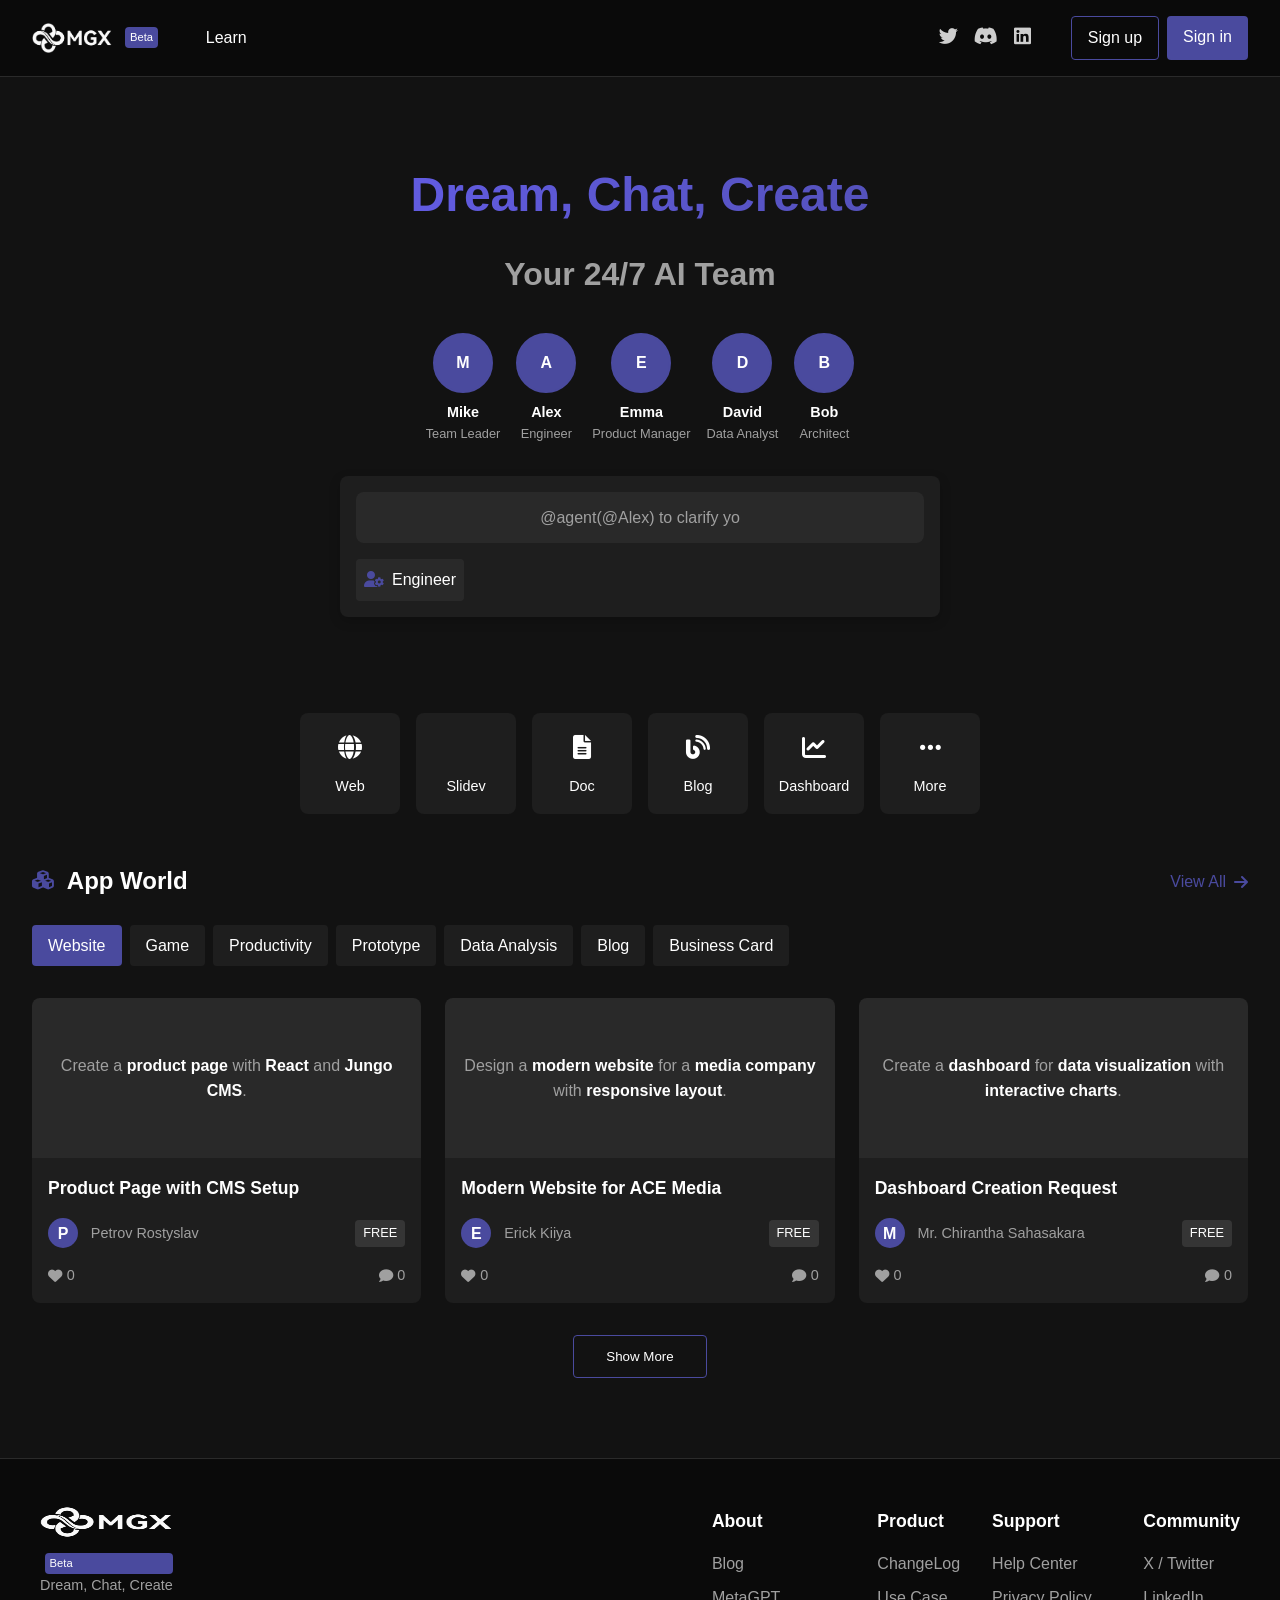
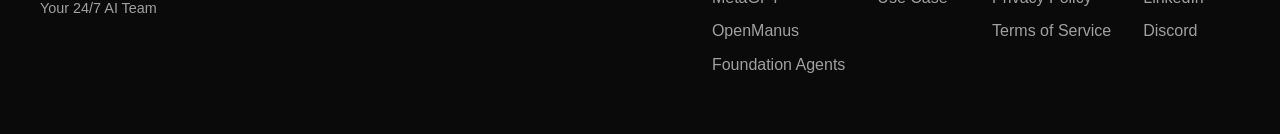
<file: mgx-clone/index.html>
<!DOCTYPE html>
<html lang="en">
<head>
    <meta charset="UTF-8">
    <meta name="viewport" content="width=device-width, initial-scale=1.0">
    <title>MGX - MetaGPT X</title>
    <link rel="stylesheet" href="styles.css">
    <link rel="stylesheet" href="https://cdnjs.cloudflare.com/ajax/libs/font-awesome/6.0.0-beta3/css/all.min.css">
</head>
<body>
    <div class="app-container">
        <!-- Header Navigation -->
        <header class="header">
            <div class="header-left">
                <div class="logo-container">
                    <a href="#" class="logo">
                        <img src="assets/logo.png" alt="MGX Logo">
                        <span class="beta-tag">Beta</span>
                    </a>
                </div>
                <div class="nav-item">
                    <a href="#" class="nav-link">Learn</a>
                </div>
            </div>
            <div class="header-right">
                <div class="social-links">
                    <a href="https://x.com/MetaGPT_" class="social-link" target="_blank">
                        <i class="fab fa-twitter"></i>
                    </a>
                    <a href="https://discord.gg/NMrp44aahe" class="social-link" target="_blank">
                        <i class="fab fa-discord"></i>
                    </a>
                    <a href="https://www.linkedin.com/company/metagpt" class="social-link" target="_blank">
                        <i class="fab fa-linkedin"></i>
                    </a>
                </div>
                <div class="auth-buttons">
                    <a href="#" class="btn btn-signup">Sign up</a>
                    <a href="#" class="btn btn-signin">Sign in</a>
                </div>
            </div>
        </header>

        <!-- Main Content -->
        <main class="main-content">
            <section class="hero-section">
                <div class="hero-content">
                    <h1 class="hero-title">Dream, Chat, Create</h1>
                    <h2 class="hero-subtitle">Your 24/7 AI Team</h2>
                    
                    <div class="team-members">
                        <div class="team-member">
                            <div class="avatar" style="background-color: #4a4a9e; color: white; width: 60px; height: 60px; border-radius: 50%; display: flex; align-items: center; justify-content: center; font-weight: bold;">M</div>
                            <div class="member-name">Mike</div>
                            <div class="member-role">Team Leader</div>
                        </div>
                        <div class="team-member">
                            <div class="avatar" style="background-color: #4a4a9e; color: white; width: 60px; height: 60px; border-radius: 50%; display: flex; align-items: center; justify-content: center; font-weight: bold;">A</div>
                            <div class="member-name">Alex</div>
                            <div class="member-role">Engineer</div>
                        </div>
                        <div class="team-member">
                            <div class="avatar" style="background-color: #4a4a9e; color: white; width: 60px; height: 60px; border-radius: 50%; display: flex; align-items: center; justify-content: center; font-weight: bold;">E</div>
                            <div class="member-name">Emma</div>
                            <div class="member-role">Product Manager</div>
                        </div>
                        <div class="team-member">
                            <div class="avatar" style="background-color: #4a4a9e; color: white; width: 60px; height: 60px; border-radius: 50%; display: flex; align-items: center; justify-content: center; font-weight: bold;">D</div>
                            <div class="member-name">David</div>
                            <div class="member-role">Data Analyst</div>
                        </div>
                        <div class="team-member">
                            <div class="avatar" style="background-color: #4a4a9e; color: white; width: 60px; height: 60px; border-radius: 50%; display: flex; align-items: center; justify-content: center; font-weight: bold;">B</div>
                            <div class="member-name">Bob</div>
                            <div class="member-role">Architect</div>
                        </div>
                    </div>
                    
                    <div class="chat-preview">
                        <div class="chat-box">
                            <div class="chat-message">
                                <span class="message-text">@agent(@Alex) to clarify yo</span>
                            </div>
                            <div class="chat-controls">
                                <div class="agent-selector">
                                    <div class="agent-icon">
                                        <i class="fas fa-user-cog"></i>
                                    </div>
                                    <div class="agent-name">Engineer</div>
                                </div>
                            </div>
                        </div>
                    </div>
                </div>
            </section>

            <section class="tools-section">
                <div class="tools-container">
                    <div class="tool-item">
                        <div class="tool-icon">
                            <i class="fas fa-globe"></i>
                        </div>
                        <div class="tool-name">Web</div>
                    </div>
                    <div class="tool-item">
                        <div class="tool-icon">
                            <i class="fas fa-presentation"></i>
                        </div>
                        <div class="tool-name">Slidev</div>
                    </div>
                    <div class="tool-item">
                        <div class="tool-icon">
                            <i class="fas fa-file-alt"></i>
                        </div>
                        <div class="tool-name">Doc</div>
                    </div>
                    <div class="tool-item">
                        <div class="tool-icon">
                            <i class="fas fa-blog"></i>
                        </div>
                        <div class="tool-name">Blog</div>
                    </div>
                    <div class="tool-item">
                        <div class="tool-icon">
                            <i class="fas fa-chart-line"></i>
                        </div>
                        <div class="tool-name">Dashboard</div>
                    </div>
                    <div class="tool-item">
                        <div class="tool-icon">
                            <i class="fas fa-ellipsis-h"></i>
                        </div>
                        <div class="tool-name">More</div>
                    </div>
                </div>
            </section>

            <section class="app-world-section">
                <div class="section-header">
                    <div class="section-title">
                        <div class="section-icon">
                            <i class="fas fa-cubes"></i>
                        </div>
                        <h2>App World</h2>
                    </div>
                    <a href="#" class="view-all-link">
                        View All
                        <i class="fas fa-arrow-right"></i>
                    </a>
                </div>
                
                <div class="category-tabs">
                    <div class="tab active">Website</div>
                    <div class="tab">Game</div>
                    <div class="tab">Productivity</div>
                    <div class="tab">Prototype</div>
                    <div class="tab">Data Analysis</div>
                    <div class="tab">Blog</div>
                    <div class="tab">Business Card</div>
                </div>
                
                <div class="app-grid">
                    <div class="app-card">
                        <div class="app-preview">
                            <div class="app-description">
                                <p>Create a <strong>product page</strong> with <strong>React</strong> and <strong>Jungo CMS</strong>.</p>
                            </div>
                        </div>
                        <div class="app-info">
                            <h3 class="app-title">Product Page with CMS Setup</h3>
                            <div class="app-author">
                                <div class="author-avatar">P</div>
                                <div class="author-name">Petrov Rostyslav</div>
                                <div class="author-plan">FREE</div>
                            </div>
                            <div class="app-stats">
                                <div class="stat-item">
                                    <i class="fas fa-heart"></i>
                                    <span>0</span>
                                </div>
                                <div class="stat-item">
                                    <i class="fas fa-comment"></i>
                                    <span>0</span>
                                </div>
                            </div>
                        </div>
                    </div>
                    
                    <div class="app-card">
                        <div class="app-preview">
                            <div class="app-description">
                                <p>Design a <strong>modern website</strong> for a <strong>media company</strong> with <strong>responsive layout</strong>.</p>
                            </div>
                        </div>
                        <div class="app-info">
                            <h3 class="app-title">Modern Website for ACE Media</h3>
                            <div class="app-author">
                                <div class="author-avatar">E</div>
                                <div class="author-name">Erick Kiiya</div>
                                <div class="author-plan">FREE</div>
                            </div>
                            <div class="app-stats">
                                <div class="stat-item">
                                    <i class="fas fa-heart"></i>
                                    <span>0</span>
                                </div>
                                <div class="stat-item">
                                    <i class="fas fa-comment"></i>
                                    <span>0</span>
                                </div>
                            </div>
                        </div>
                    </div>
                    
                    <div class="app-card">
                        <div class="app-preview">
                            <div class="app-description">
                                <p>Create a <strong>dashboard</strong> for <strong>data visualization</strong> with <strong>interactive charts</strong>.</p>
                            </div>
                        </div>
                        <div class="app-info">
                            <h3 class="app-title">Dashboard Creation Request</h3>
                            <div class="app-author">
                                <div class="author-avatar">M</div>
                                <div class="author-name">Mr. Chirantha Sahasakara</div>
                                <div class="author-plan">FREE</div>
                            </div>
                            <div class="app-stats">
                                <div class="stat-item">
                                    <i class="fas fa-heart"></i>
                                    <span>0</span>
                                </div>
                                <div class="stat-item">
                                    <i class="fas fa-comment"></i>
                                    <span>0</span>
                                </div>
                            </div>
                        </div>
                    </div>
                </div>
                
                <div class="show-more">
                    <button class="show-more-btn">Show More</button>
                </div>
            </section>
        </main>

        <!-- Footer -->
        <footer class="footer">
            <div class="footer-content">
                <div class="footer-logo">
                    <img src="assets/logo.png" alt="MGX Logo">
                    <span class="beta-tag">Beta</span>
                    <div class="footer-tagline">
                        <p>Dream, Chat, Create</p>
                        <p>Your 24/7 AI Team</p>
                    </div>
                </div>
                
                <div class="footer-links">
                    <div class="footer-column">
                        <h3>About</h3>
                        <ul>
                            <li><a href="#">Blog</a></li>
                            <li><a href="#">MetaGPT</a></li>
                            <li><a href="#">OpenManus</a></li>
                            <li><a href="#">Foundation Agents</a></li>
                        </ul>
                    </div>
                    
                    <div class="footer-column">
                        <h3>Product</h3>
                        <ul>
                            <li><a href="#">ChangeLog</a></li>
                            <li><a href="#">Use Case</a></li>
                        </ul>
                    </div>
                    
                    <div class="footer-column">
                        <h3>Support</h3>
                        <ul>
                            <li><a href="#">Help Center</a></li>
                            <li><a href="#">Privacy Policy</a></li>
                            <li><a href="#">Terms of Service</a></li>
                        </ul>
                    </div>
                    
                    <div class="footer-column">
                        <h3>Community</h3>
                        <ul>
                            <li><a href="#">X / Twitter</a></li>
                            <li><a href="#">LinkedIn</a></li>
                            <li><a href="#">Discord</a></li>
                        </ul>
                    </div>
                </div>
            </div>
        </footer>
    </div>

    <!-- What's New Modal -->
    <div class="modal" id="whatsNewModal">
        <div class="modal-content">
            <div class="modal-header">
                <h2>What's new</h2>
                <button class="close-btn">&times;</button>
            </div>
            <div class="modal-body">
                <h3>Introduce New Share</h3>
                <div class="feature-list">
                    <div class="feature-item">
                        <div class="feature-icon">
                            <i class="fas fa-globe"></i>
                        </div>
                        <div class="feature-text">
                            <p>Chat is set to <strong>Public by default</strong>.</p>
                            <p>You can change permission in Share.</p>
                        </div>
                    </div>
                    <div class="feature-item">
                        <div class="feature-icon">
                            <i class="fas fa-file-export"></i>
                        </div>
                        <div class="feature-text">
                            <p>Export all files from the current chat directly.</p>
                        </div>
                    </div>
                    <div class="feature-item">
                        <div class="feature-icon">
                            <i class="fas fa-share-alt"></i>
                        </div>
                        <div class="feature-text">
                            <p>For easy sharing on popular social media.</p>
                        </div>
                    </div>
                </div>
                <div class="modal-footer">
                    <button class="next-btn">Next</button>
                </div>
            </div>
        </div>
    </div>

    <script src="script.js"></script>
</body>
</html>
</file>
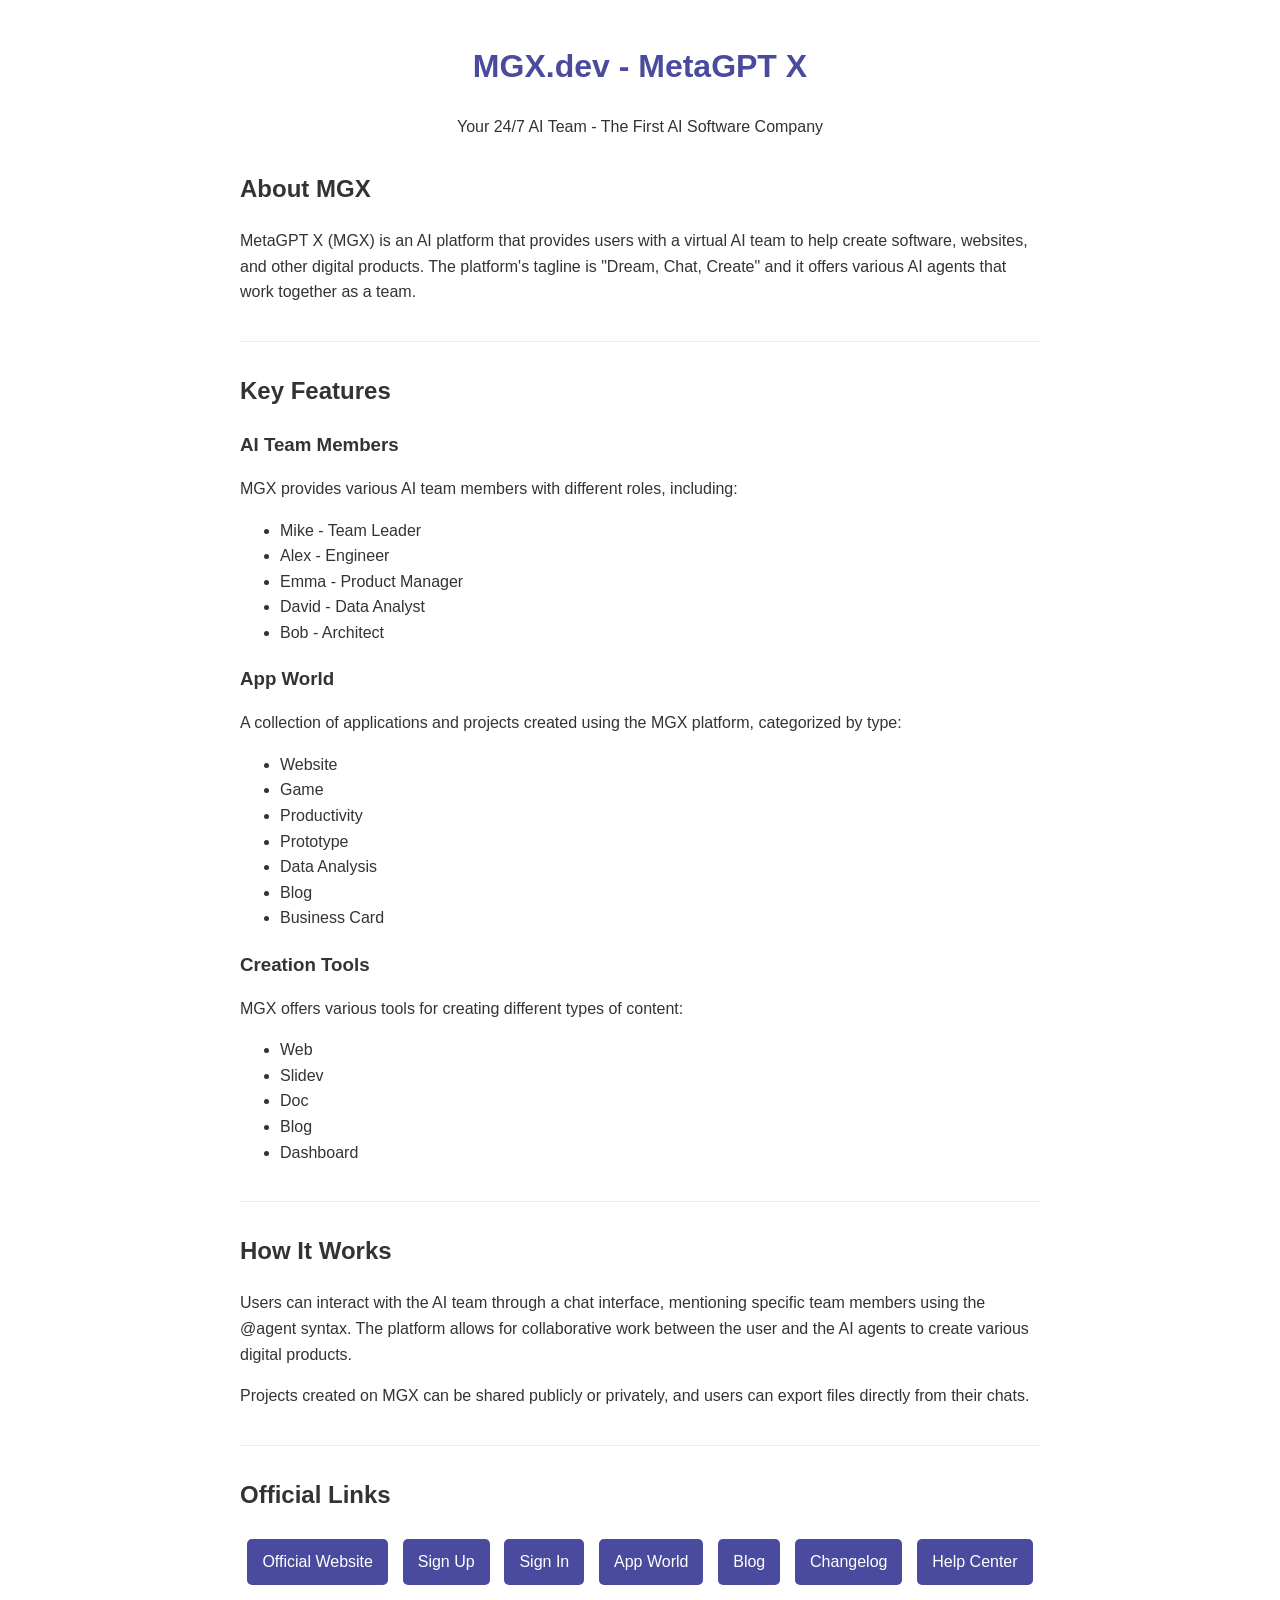
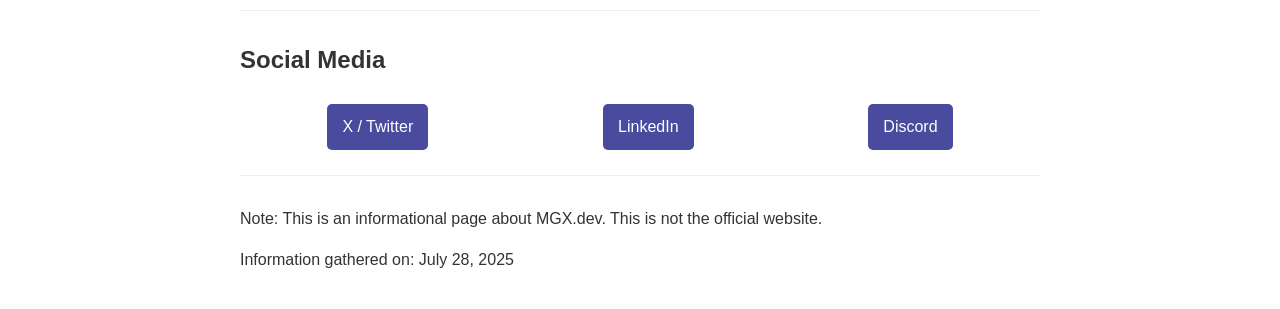
<file: mgx-info.html>
<!DOCTYPE html>
<html lang="en">
<head>
    <meta charset="UTF-8">
    <meta name="viewport" content="width=device-width, initial-scale=1.0">
    <title>MGX.dev - MetaGPT X Information</title>
    <style>
        body {
            font-family: Arial, sans-serif;
            line-height: 1.6;
            max-width: 800px;
            margin: 0 auto;
            padding: 20px;
            color: #333;
        }
        header {
            text-align: center;
            margin-bottom: 30px;
        }
        h1 {
            color: #4a4a9e;
        }
        .section {
            margin-bottom: 30px;
            border-bottom: 1px solid #eee;
            padding-bottom: 20px;
        }
        .feature {
            margin-bottom: 15px;
        }
        .feature h3 {
            margin-bottom: 5px;
        }
        .links {
            display: flex;
            justify-content: space-around;
            flex-wrap: wrap;
            margin-top: 20px;
        }
        .links a {
            display: inline-block;
            padding: 10px 15px;
            background-color: #4a4a9e;
            color: white;
            text-decoration: none;
            border-radius: 5px;
            margin: 5px;
        }
        .links a:hover {
            background-color: #3a3a7e;
        }
    </style>
</head>
<body>
    <header>
        <h1>MGX.dev - MetaGPT X</h1>
        <p>Your 24/7 AI Team - The First AI Software Company</p>
    </header>

    <div class="section">
        <h2>About MGX</h2>
        <p>MetaGPT X (MGX) is an AI platform that provides users with a virtual AI team to help create software, websites, and other digital products. The platform's tagline is "Dream, Chat, Create" and it offers various AI agents that work together as a team.</p>
    </div>

    <div class="section">
        <h2>Key Features</h2>
        
        <div class="feature">
            <h3>AI Team Members</h3>
            <p>MGX provides various AI team members with different roles, including:</p>
            <ul>
                <li>Mike - Team Leader</li>
                <li>Alex - Engineer</li>
                <li>Emma - Product Manager</li>
                <li>David - Data Analyst</li>
                <li>Bob - Architect</li>
            </ul>
        </div>
        
        <div class="feature">
            <h3>App World</h3>
            <p>A collection of applications and projects created using the MGX platform, categorized by type:</p>
            <ul>
                <li>Website</li>
                <li>Game</li>
                <li>Productivity</li>
                <li>Prototype</li>
                <li>Data Analysis</li>
                <li>Blog</li>
                <li>Business Card</li>
            </ul>
        </div>
        
        <div class="feature">
            <h3>Creation Tools</h3>
            <p>MGX offers various tools for creating different types of content:</p>
            <ul>
                <li>Web</li>
                <li>Slidev</li>
                <li>Doc</li>
                <li>Blog</li>
                <li>Dashboard</li>
            </ul>
        </div>
    </div>

    <div class="section">
        <h2>How It Works</h2>
        <p>Users can interact with the AI team through a chat interface, mentioning specific team members using the @agent syntax. The platform allows for collaborative work between the user and the AI agents to create various digital products.</p>
        <p>Projects created on MGX can be shared publicly or privately, and users can export files directly from their chats.</p>
    </div>

    <div class="section">
        <h2>Official Links</h2>
        <div class="links">
            <a href="https://mgx.dev/" target="_blank">Official Website</a>
            <a href="https://mgx.dev/register" target="_blank">Sign Up</a>
            <a href="https://mgx.dev/login" target="_blank">Sign In</a>
            <a href="https://mgx.dev/appworld" target="_blank">App World</a>
            <a href="https://mgx.dev/blog" target="_blank">Blog</a>
            <a href="https://docs.mgx.dev/introduction/changelog" target="_blank">Changelog</a>
            <a href="https://mgx.dev/helpcenter" target="_blank">Help Center</a>
        </div>
    </div>

    <div class="section">
        <h2>Social Media</h2>
        <div class="links">
            <a href="https://x.com/MetaGPT_" target="_blank">X / Twitter</a>
            <a href="https://www.linkedin.com/company/metagpt" target="_blank">LinkedIn</a>
            <a href="https://discord.gg/NMrp44aahe" target="_blank">Discord</a>
        </div>
    </div>

    <footer>
        <p>Note: This is an informational page about MGX.dev. This is not the official website.</p>
        <p>Information gathered on: July 28, 2025</p>
    </footer>
</body>
</html>
</file>
<file: mgx-clone/styles.css>
:root {
    --primary-color: #4a4a9e;
    --secondary-color: #6c63ff;
    --dark-bg: #121212;
    --darker-bg: #0a0a0a;
    --light-text: #ffffff;
    --gray-text: #a0a0a0;
    --border-color: #2a2a2a;
    --card-bg: #1e1e1e;
    --hover-color: #5a5aae;
}

* {
    margin: 0;
    padding: 0;
    box-sizing: border-box;
}

body {
    font-family: 'Segoe UI', Tahoma, Geneva, Verdana, sans-serif;
    background-color: var(--dark-bg);
    color: var(--light-text);
    line-height: 1.6;
}

a {
    text-decoration: none;
    color: inherit;
}

ul {
    list-style: none;
}

.app-container {
    display: flex;
    flex-direction: column;
    min-height: 100vh;
}

/* Header Styles */
.header {
    display: flex;
    justify-content: space-between;
    align-items: center;
    padding: 1rem 2rem;
    background-color: var(--darker-bg);
    border-bottom: 1px solid var(--border-color);
    position: sticky;
    top: 0;
    z-index: 100;
}

.header-left, .header-right {
    display: flex;
    align-items: center;
}

.logo-container {
    margin-right: 2rem;
}

.logo {
    display: flex;
    align-items: center;
}

.logo img {
    height: 30px;
    margin-right: 0.5rem;
}

.beta-tag {
    font-size: 0.7rem;
    background-color: var(--primary-color);
    padding: 0.1rem 0.3rem;
    border-radius: 4px;
    margin-left: 0.3rem;
}

.nav-link {
    padding: 0.5rem 1rem;
    border-radius: 4px;
    transition: background-color 0.3s;
}

.nav-link:hover {
    background-color: rgba(255, 255, 255, 0.1);
}

.social-links {
    display: flex;
    margin-right: 1.5rem;
}

.social-link {
    margin: 0 0.5rem;
    font-size: 1.2rem;
    opacity: 0.8;
    transition: opacity 0.3s;
}

.social-link:hover {
    opacity: 1;
}

.auth-buttons {
    display: flex;
}

.btn {
    padding: 0.5rem 1rem;
    border-radius: 4px;
    font-weight: 500;
    transition: all 0.3s;
    margin-left: 0.5rem;
}

.btn-signup {
    background-color: transparent;
    border: 1px solid var(--primary-color);
}

.btn-signin {
    background-color: var(--primary-color);
}

.btn:hover {
    background-color: var(--hover-color);
}

/* Main Content Styles */
.main-content {
    flex: 1;
    padding: 2rem;
}

/* Hero Section */
.hero-section {
    text-align: center;
    padding: 3rem 0;
}

.hero-title {
    font-size: 3rem;
    margin-bottom: 1rem;
    background: linear-gradient(90deg, #6c63ff, #4a4a9e);
    -webkit-background-clip: text;
    -webkit-text-fill-color: transparent;
}

.hero-subtitle {
    font-size: 2rem;
    margin-bottom: 2rem;
    color: var(--gray-text);
}

.team-members {
    display: flex;
    justify-content: center;
    margin-bottom: 2rem;
}

.team-member {
    margin: 0 0.5rem;
    position: relative;
    display: flex;
    flex-direction: column;
    align-items: center;
    text-align: center;
}

.team-member .avatar {
    width: 60px;
    height: 60px;
    border-radius: 50%;
    border: 2px solid var(--primary-color);
    margin-bottom: 0.5rem;
}

.team-member .member-name {
    font-weight: bold;
    font-size: 0.9rem;
}

.team-member .member-role {
    font-size: 0.8rem;
    color: var(--gray-text);
}

.chat-preview {
    max-width: 600px;
    margin: 0 auto;
    background-color: var(--card-bg);
    border-radius: 8px;
    padding: 1rem;
    box-shadow: 0 4px 12px rgba(0, 0, 0, 0.2);
}

.chat-box {
    display: flex;
    flex-direction: column;
}

.chat-message {
    padding: 0.8rem;
    background-color: rgba(255, 255, 255, 0.05);
    border-radius: 8px;
    margin-bottom: 1rem;
}

.message-text {
    color: var(--gray-text);
}

.chat-controls {
    display: flex;
    justify-content: space-between;
    align-items: center;
}

.agent-selector {
    display: flex;
    align-items: center;
    padding: 0.5rem;
    background-color: rgba(255, 255, 255, 0.05);
    border-radius: 4px;
}

.agent-icon {
    margin-right: 0.5rem;
    color: var(--primary-color);
}

/* Tools Section */
.tools-section {
    margin: 3rem 0;
}

.tools-container {
    display: flex;
    justify-content: center;
    flex-wrap: wrap;
    gap: 1rem;
}

.tool-item {
    display: flex;
    flex-direction: column;
    align-items: center;
    padding: 1rem;
    background-color: var(--card-bg);
    border-radius: 8px;
    width: 100px;
    transition: transform 0.3s, background-color 0.3s;
    cursor: pointer;
}

.tool-item:hover {
    transform: translateY(-5px);
    background-color: var(--primary-color);
}

.tool-icon {
    font-size: 1.5rem;
    margin-bottom: 0.5rem;
}

.tool-name {
    font-size: 0.9rem;
}

/* App World Section */
.app-world-section {
    margin: 3rem 0;
}

.section-header {
    display: flex;
    justify-content: space-between;
    align-items: center;
    margin-bottom: 1.5rem;
}

.section-title {
    display: flex;
    align-items: center;
}

.section-icon {
    margin-right: 0.8rem;
    font-size: 1.2rem;
    color: var(--primary-color);
}

.view-all-link {
    display: flex;
    align-items: center;
    color: var(--primary-color);
    font-weight: 500;
}

.view-all-link i {
    margin-left: 0.5rem;
}

.category-tabs {
    display: flex;
    overflow-x: auto;
    margin-bottom: 1.5rem;
    padding-bottom: 0.5rem;
}

.tab {
    padding: 0.5rem 1rem;
    margin-right: 0.5rem;
    background-color: var(--card-bg);
    border-radius: 4px;
    white-space: nowrap;
    cursor: pointer;
    transition: background-color 0.3s;
}

.tab.active, .tab:hover {
    background-color: var(--primary-color);
}

.app-grid {
    display: grid;
    grid-template-columns: repeat(auto-fill, minmax(300px, 1fr));
    gap: 1.5rem;
}

.app-card {
    background-color: var(--card-bg);
    border-radius: 8px;
    overflow: hidden;
    transition: transform 0.3s;
}

.app-card:hover {
    transform: translateY(-5px);
}

.app-preview {
    height: 160px;
    overflow: hidden;
    display: flex;
    align-items: center;
    justify-content: center;
    background-color: rgba(255, 255, 255, 0.05);
    padding: 1rem;
}

.app-description {
    text-align: center;
    color: var(--gray-text);
    line-height: 1.6;
}

.app-description strong {
    color: var(--light-text);
    font-weight: bold;
}

.app-info {
    padding: 1rem;
}

.app-title {
    margin-bottom: 1rem;
    font-size: 1.1rem;
}

.app-author {
    display: flex;
    align-items: center;
    margin-bottom: 1rem;
}

.author-avatar {
    width: 30px;
    height: 30px;
    border-radius: 50%;
    background-color: var(--primary-color);
    display: flex;
    align-items: center;
    justify-content: center;
    margin-right: 0.8rem;
    font-weight: bold;
}

.author-name {
    flex: 1;
    font-size: 0.9rem;
    color: var(--gray-text);
}

.author-plan {
    font-size: 0.8rem;
    padding: 0.2rem 0.5rem;
    background-color: rgba(255, 255, 255, 0.1);
    border-radius: 4px;
}

.app-stats {
    display: flex;
    justify-content: space-between;
    color: var(--gray-text);
    font-size: 0.9rem;
}

.stat-item {
    display: flex;
    align-items: center;
}

.stat-item i {
    margin-right: 0.3rem;
}

.show-more {
    text-align: center;
    margin-top: 2rem;
}

.show-more-btn {
    background-color: transparent;
    border: 1px solid var(--primary-color);
    color: var(--light-text);
    padding: 0.8rem 2rem;
    border-radius: 4px;
    cursor: pointer;
    transition: background-color 0.3s;
}

.show-more-btn:hover {
    background-color: var(--primary-color);
}

/* Footer Styles */
.footer {
    background-color: var(--darker-bg);
    padding: 3rem 2rem;
    border-top: 1px solid var(--border-color);
}

.footer-content {
    display: flex;
    justify-content: space-between;
    max-width: 1200px;
    margin: 0 auto;
}

.footer-logo {
    display: flex;
    flex-direction: column;
    margin-right: 2rem;
}

.footer-logo img {
    height: 30px;
    margin-bottom: 1rem;
}

.footer-tagline {
    color: var(--gray-text);
    font-size: 0.9rem;
}

.footer-links {
    display: flex;
    flex-wrap: wrap;
    gap: 2rem;
}

.footer-column h3 {
    margin-bottom: 1rem;
    font-size: 1.1rem;
}

.footer-column ul li {
    margin-bottom: 0.5rem;
}

.footer-column ul li a {
    color: var(--gray-text);
    transition: color 0.3s;
}

.footer-column ul li a:hover {
    color: var(--light-text);
}

/* Modal Styles */
.modal {
    display: none;
    position: fixed;
    top: 0;
    left: 0;
    width: 100%;
    height: 100%;
    background-color: rgba(0, 0, 0, 0.7);
    z-index: 1000;
    align-items: center;
    justify-content: center;
}

.modal.show {
    display: flex;
}

.modal-content {
    background-color: var(--card-bg);
    border-radius: 8px;
    width: 90%;
    max-width: 600px;
    max-height: 90vh;
    overflow-y: auto;
}

.modal-header {
    display: flex;
    justify-content: space-between;
    align-items: center;
    padding: 1rem;
    border-bottom: 1px solid var(--border-color);
}

.close-btn {
    background: none;
    border: none;
    font-size: 1.5rem;
    color: var(--gray-text);
    cursor: pointer;
}

.modal-body {
    padding: 1.5rem;
}

.feature-list {
    margin: 1.5rem 0;
}

.feature-item {
    display: flex;
    margin-bottom: 1rem;
}

.feature-icon {
    margin-right: 1rem;
    font-size: 1.2rem;
    color: var(--primary-color);
}

.feature-text p {
    margin-bottom: 0.3rem;
}

.modal-footer {
    text-align: center;
    margin-top: 1.5rem;
}

.next-btn {
    background-color: var(--primary-color);
    color: var(--light-text);
    border: none;
    padding: 0.8rem 2rem;
    border-radius: 4px;
    cursor: pointer;
    transition: background-color 0.3s;
}

.next-btn:hover {
    background-color: var(--hover-color);
}

/* Responsive Styles */
@media (max-width: 768px) {
    .header {
        padding: 1rem;
    }
    
    .footer-content {
        flex-direction: column;
    }
    
    .footer-logo {
        margin-bottom: 2rem;
    }
    
    .hero-title {
        font-size: 2.5rem;
    }
    
    .hero-subtitle {
        font-size: 1.5rem;
    }
    
    .app-grid {
        grid-template-columns: 1fr;
    }
}

@media (max-width: 576px) {
    .social-links {
        display: none;
    }
    
    .team-members {
        flex-wrap: wrap;
    }
    
    .team-member {
        margin-bottom: 1rem;
    }
    
    .tools-container {
        justify-content: space-between;
    }
    
    .tool-item {
        width: 80px;
    }
}
</file>
